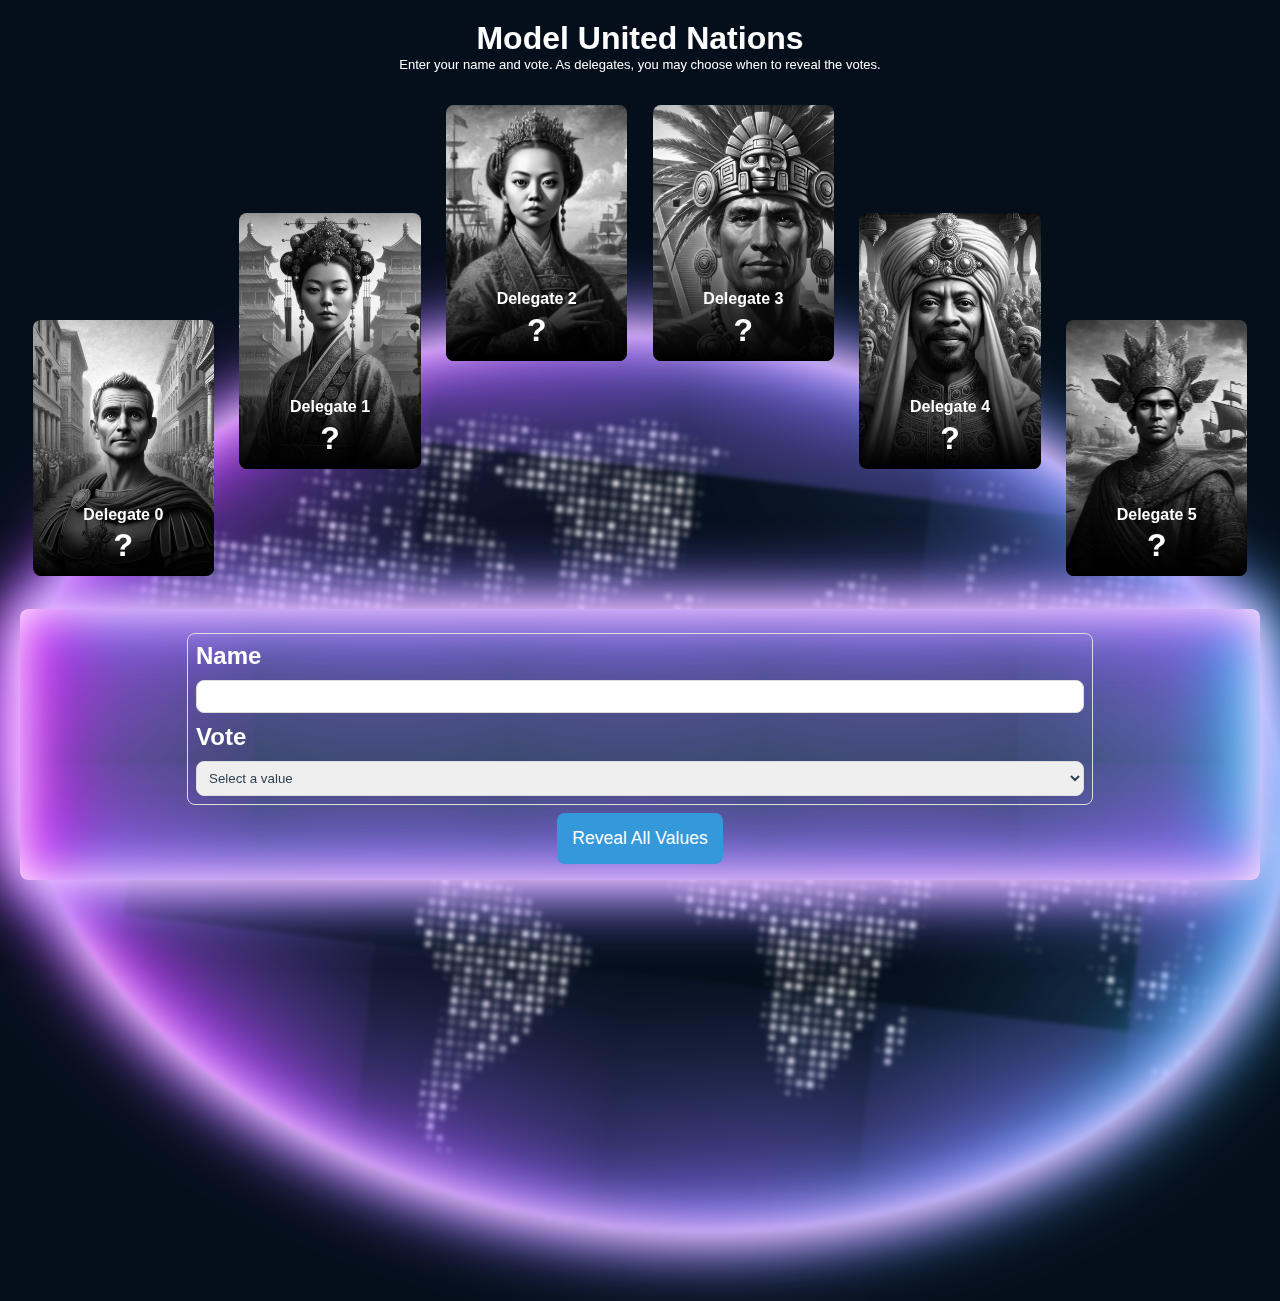
<file: src/static/index.html>
<!doctype html>
<html lang="en">
  <head>
    <meta charset="UTF-8" />
    <meta name="viewport" content="width=device-width, initial-scale=1.0" />
    <title>Model UN</title>

    <script src="game.js"></script>
    <link rel="stylesheet" href="style.css" />
  </head>
  <body>
    <div class="game-container">
      <div>
        <h1>Model United Nations</h1>
        <p>Enter your name and vote. As delegates, you may choose when to reveal the votes.</p>
      </div>
      <div class="table-area">
        <div class="player-card player-vacant" id="player0id">
          <h2 id="player0name">Delegate 0</h2>
          <div class="player-value">
            <p id="player0value">?</p>
          </div>
        </div>
        <div class="player-card player-vacant" id="player1id">
          <h2 id="player1name">Delegate 1</h2>
          <div class="player-value">
            <p id="player1value">?</p>
          </div>
        </div>
        <div class="player-card player-vacant" id="player2id">
          <h2 id="player2name">Delegate 2</h2>
          <div class="player-value">
            <p id="player2value">?</p>
          </div>
        </div>
        <div class="player-card player-vacant" id="player3id">
          <h2 id="player3name">Delegate 3</h2>
          <div class="player-value">
            <p id="player3value">?</p>
          </div>
        </div>
        <div class="player-card player-vacant" id="player4id">
          <h2 id="player4name">Delegate 4</h2>
          <div class="player-value">
            <p id="player4value">?</p>
          </div>
        </div>
        <div class="player-card player-vacant" id="player5id">
          <h2 id="player5name">Delegate 5</h2>
          <div class="player-value">
            <p id="player5value">?</p>
          </div>
        </div>
      </div>

      <div class="controls-area" >
        <div class="player-controls" id="polymorphic-hud">
          <label for="player_name">Name</label>
          <input type="text" id="player_name" />
          <label for="player_value">Vote</label>
          <select id="player_value">
            <option value="0">Select a value</option>
            <option value="1">1</option>
            <option value="2">2</option>
            <option value="3">3</option>
            <option value="5">5</option>
            <option value="8">8</option>
            <option value="13">13</option>
            <option value="21">21</option>
          </select>
        </div>

        <button id="reveal-button" class="reveal-button">
          Reveal All Values
        </button>
      </div>
      <div class="globe"></div>
    </div>
  </body>
</html>
</file>
<file: src/static/style.css>
:root {
  --card-bg: #2c3e50;
  --card-text: #ffffff;
  --control-bg: #2c3e4f;
  --button-bg: #3498db;
  --button-text: #ffffff;
  --background: #050f1c;
  --card-radius: 8px;
  --hover-scale: 1.5;
  --transition-time: 0.4s;
}

* {
  box-sizing: border-box;
  margin: 0;
  padding: 0;
}

body {
  /*min-height: 100vh;*/
  background-color: var(--background);
  display: flex;
  height: 100vh;
  overflow: hidden;
  flex-direction: column;
  font-family: Arial, sans-serif;
}

h1 {
  color: var(--card-text);
  text-align: center;
  font-size: xx-large;
}
h2 {
  color: var(--card-text);
  text-align: center;
  font-size: x-large;
}


p {
  color: var(--card-text);
  text-align: center;
  font-size: small;
}

.game-container {
  display: flex;
  flex-direction: column;
  position: absolute;
  padding: 20px;
  gap: 20px;
  width: 100vw;
  height: 100vh;
}

.table-area {
  /*height: 1vh;*/
  flex-grow: 1;
  display: flex;
  /*inset: 0;*/
  /*position: absolute;*/
  /*position: relative;*/
}

.player-card {
  position: relative;
  width: 20vw;
  height: 20vw;
  /*aspect-ratio: 2 / 3;*/
  background: var(--card-bg);
  color: var(--card-text);
  padding: 0.75rem;
  border-radius: var(--card-radius);
  text-align: center;
  font-size: large;
  transform-origin: center center;
  margin: 1vw;
  display: flex;
  flex-direction: column;
  justify-content: flex-end;
  overflow: hidden;
  background-size: cover;
  background-position: center;
  transition: transform var(--transition-time) ease-in-out;
}

/* Gradient overlay */
.player-card::before {
  content: "";
  position: absolute;
  bottom: 0;
  left: 0;
  right: 0;
  height: 60%;
  background: linear-gradient(to bottom, transparent, rgba(0, 0, 0, 1));
  pointer-events: none;
}

.player-card:hover {
  z-index: 2;
  transform: scale(1.25);
}
.player-card h2 {
  font-size: 1rem;
  margin-bottom: 0.4vh;
  word-break: break-word;
  position: relative;
  /*z-index: 1;*/
}

.player-vacant {
  filter: grayscale(100%);
}

.player-value > p {
  font-size: 2rem;
  font-weight: bold;
  position: relative;
  z-index: 1;
}

.controls-area {
  display: flex;
  flex-direction: column;
  width: 100%;
  /*margin: 1rem;*/
  /*gap: 20px;*/
  padding: 1rem;
  background: var(--control-bg);
  border-radius: var(--card-radius);
  align-items: center;
  box-shadow:
    inset 0 0 50px #fff,
    inset 20px 0 80px #f0f,
    inset -20px 0 80px #0ff,
    inset 20px 0 300px #f0f,
    inset -20px 0 300px #0ff,
    0 0 50px #fff,
    -10px 0 80px #f0f,
    10px 0 80px #0ff;
}

.player-controls label {
  color: white;
  font-size: x-large;
}

.player-controls input,
.player-controls select {
  /*background-color: var(--card-bg);*/
  color: var(--card-bg);
}

.player-controls {
  display: flex;
  flex-direction: column;
  gap: 0.62rem;
  width: 75%;

  /*width: 100%;*/
  padding: 0.5rem;
  margin: 0.5rem;
  border: 1px solid #ddd;

  /*box-shadow: 0 0 50px 5px #ddd;*/
  border-radius: var(--card-radius);
}

.player-controls label {
  font-weight: bold;
}

.player-controls input,
.player-controls select {
  padding: 8px;
  border: 1px solid #ddd;
  border-radius: var(--card-radius);
}

.reveal-button {
  grid-column: 1 / -1;
  padding: 15px;
  color: var(--button-text);
  border: none;
  border-radius: var(--card-radius);
  cursor: pointer;
  font-size: 1.1rem;
  /*opacity: 70%;*/
  background: var(--button-bg);
  transition: background var(--transition-time) ease-in-out;
}

.reveal-button:hover {
  background: #ff9aff;
}

.player-ready {
  box-shadow: 0 0 2rem 0.25rem #00ffff;
  /*transition: box-shadow var(--transition-time) ease-in-out;*/
}

/* Unique background images for each card */
.player-card:nth-child(1) {
  background-image: url("img/leader1.png");
}
.player-card:nth-child(2) {
  background-image: url("img/leader2.png");
}
.player-card:nth-child(3) {
  background-image: url("img/leader3.png");
}
.player-card:nth-child(4) {
  background-image: url("img/leader4.png");
}
.player-card:nth-child(5) {
  background-image: url("img/leader5.png");
}
.player-card:nth-child(6) {
  background-image: url("img/leader6.png");
}

/*Position of cards for table in large screens*/
@media (min-width: 768px) {
  .player-card:nth-child(1) {
    align-self: flex-end;
  }
  .player-card:nth-child(2) {
    align-self: center;
  }
  .player-card:nth-child(5) {
    align-self: center;
  }
  .player-card:nth-child(6) {
    align-self: flex-end;
  }
}

@media (max-width: 767px) {
  .table-area {
    display: grid;
    grid-template-columns: repeat(2, 1fr);
    gap: 20px;
    padding: 20px;
  }

  .player-card {
    position: relative;
    top: auto;
    left: auto;
    right: auto;
    bottom: auto;
    transform: none;
    width: 100%;
  }
}

.globe {
  filter: blur(2px);
  z-index: -1;
  background: url("img/atlas.png");
  background-size: cover;
  /*backdrop-filter: blur(5px);*/
  animation: rotateglobe 432s linear 0s infinite;
  transform: rotateX(6deg) rotateY(6deg) rotateZ(6deg);
  position: absolute;
  top: 37vh;
  /*left: calc(50%);*/
  left: 1vw;
  width: 100vw;
  height: 100vh;
  border-radius: 50%;
  box-shadow:
    inset 0 0 50px #fff,
    inset 20px 0 80px #f0f,
    inset -20px 0 80px #0ff,
    inset 20px 0 300px #f0f,
    inset -20px 0 300px #0ff,
    0 0 50px #fff,
    -10px 0 80px #f0f,
    10px 0 80px #0ff;
}

@keyframes rotateglobe {
  0% {
    background-position: 0 951px;
  }
  100% {
    background-position: 6800px 600px;
  }
}
</file>
